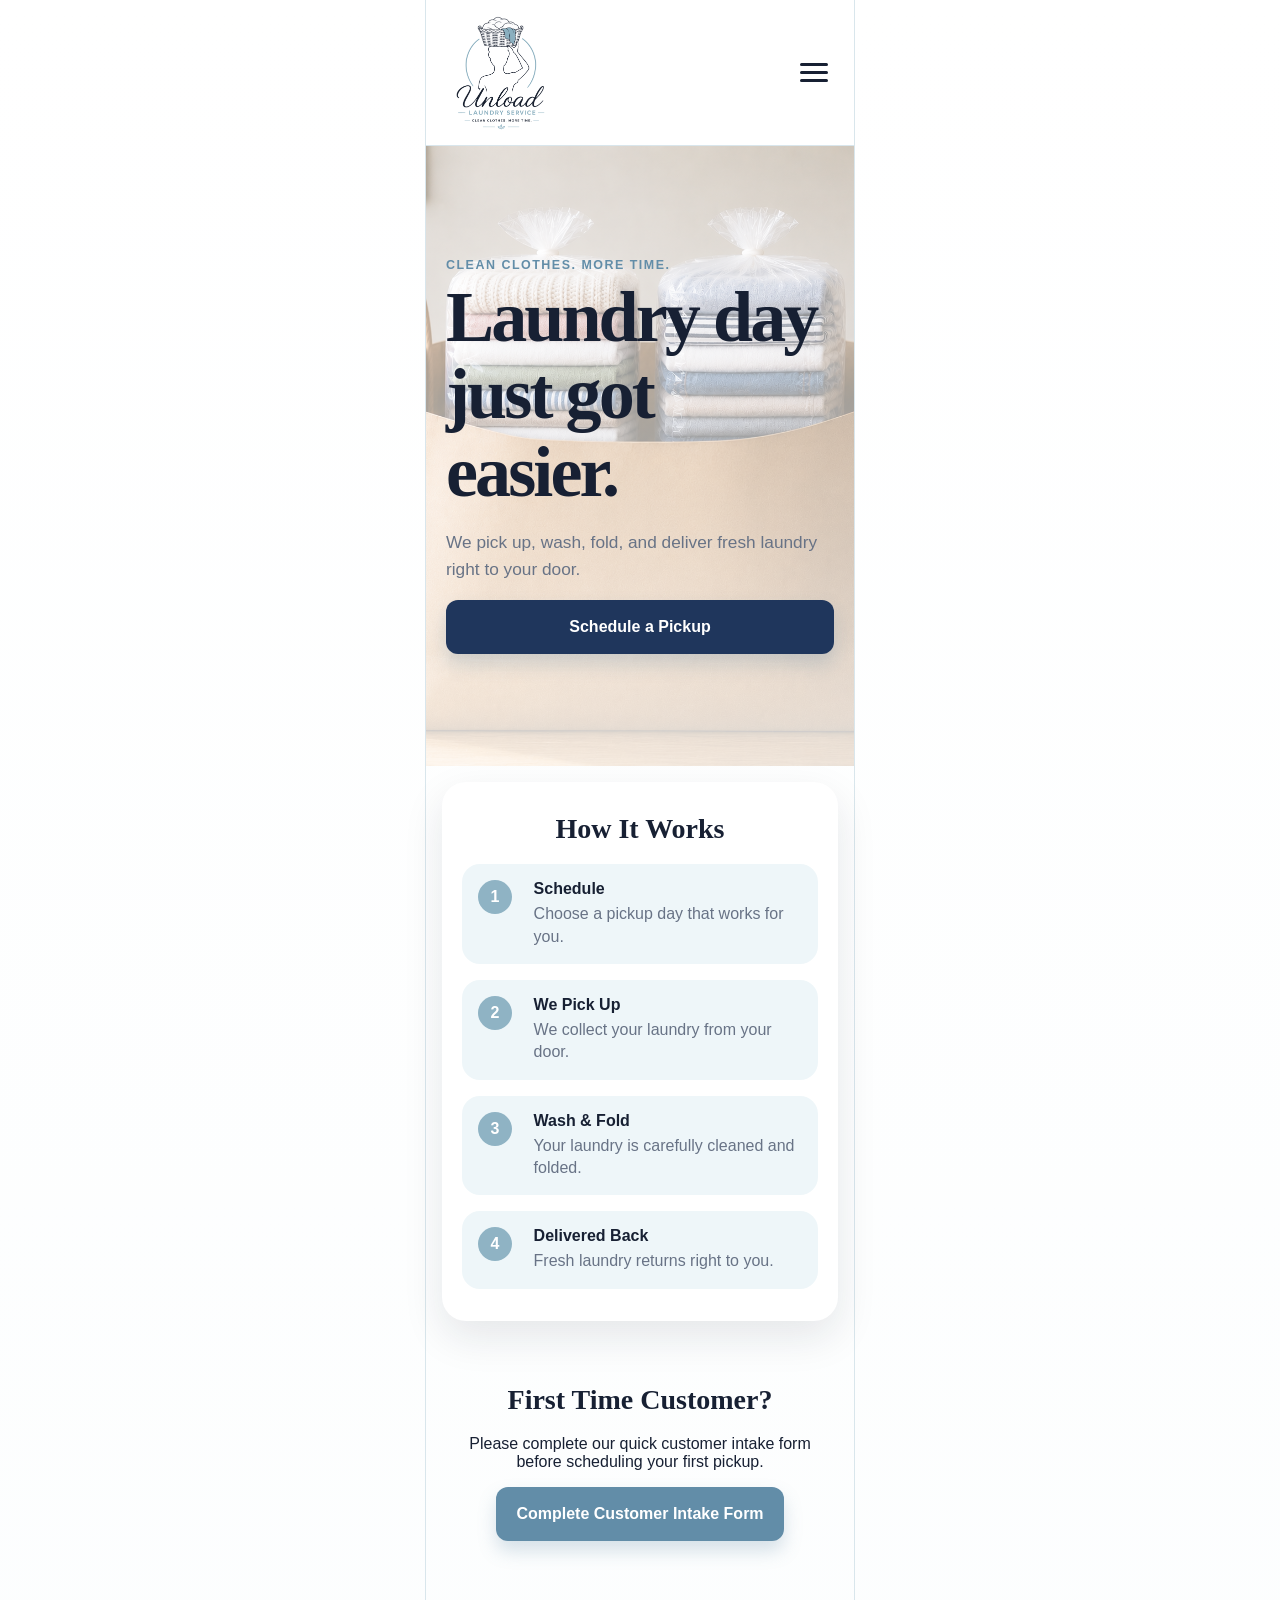
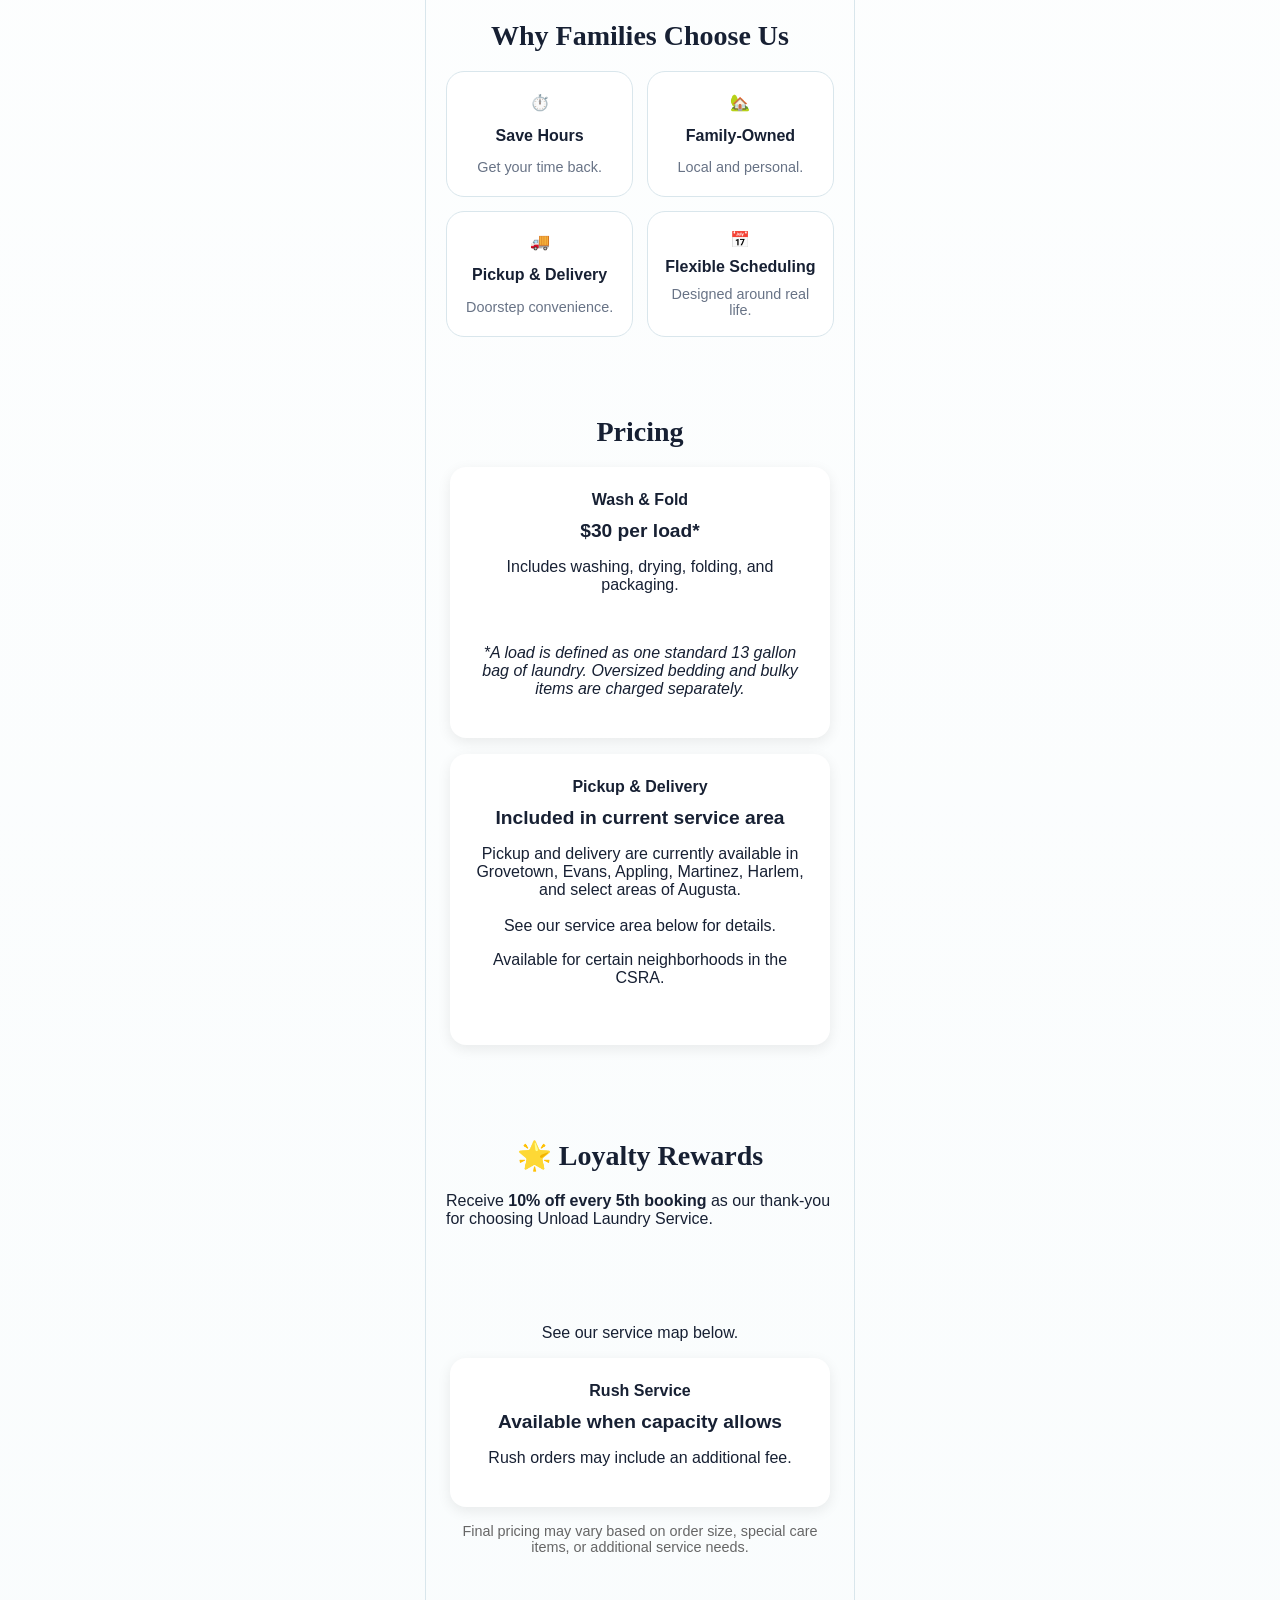
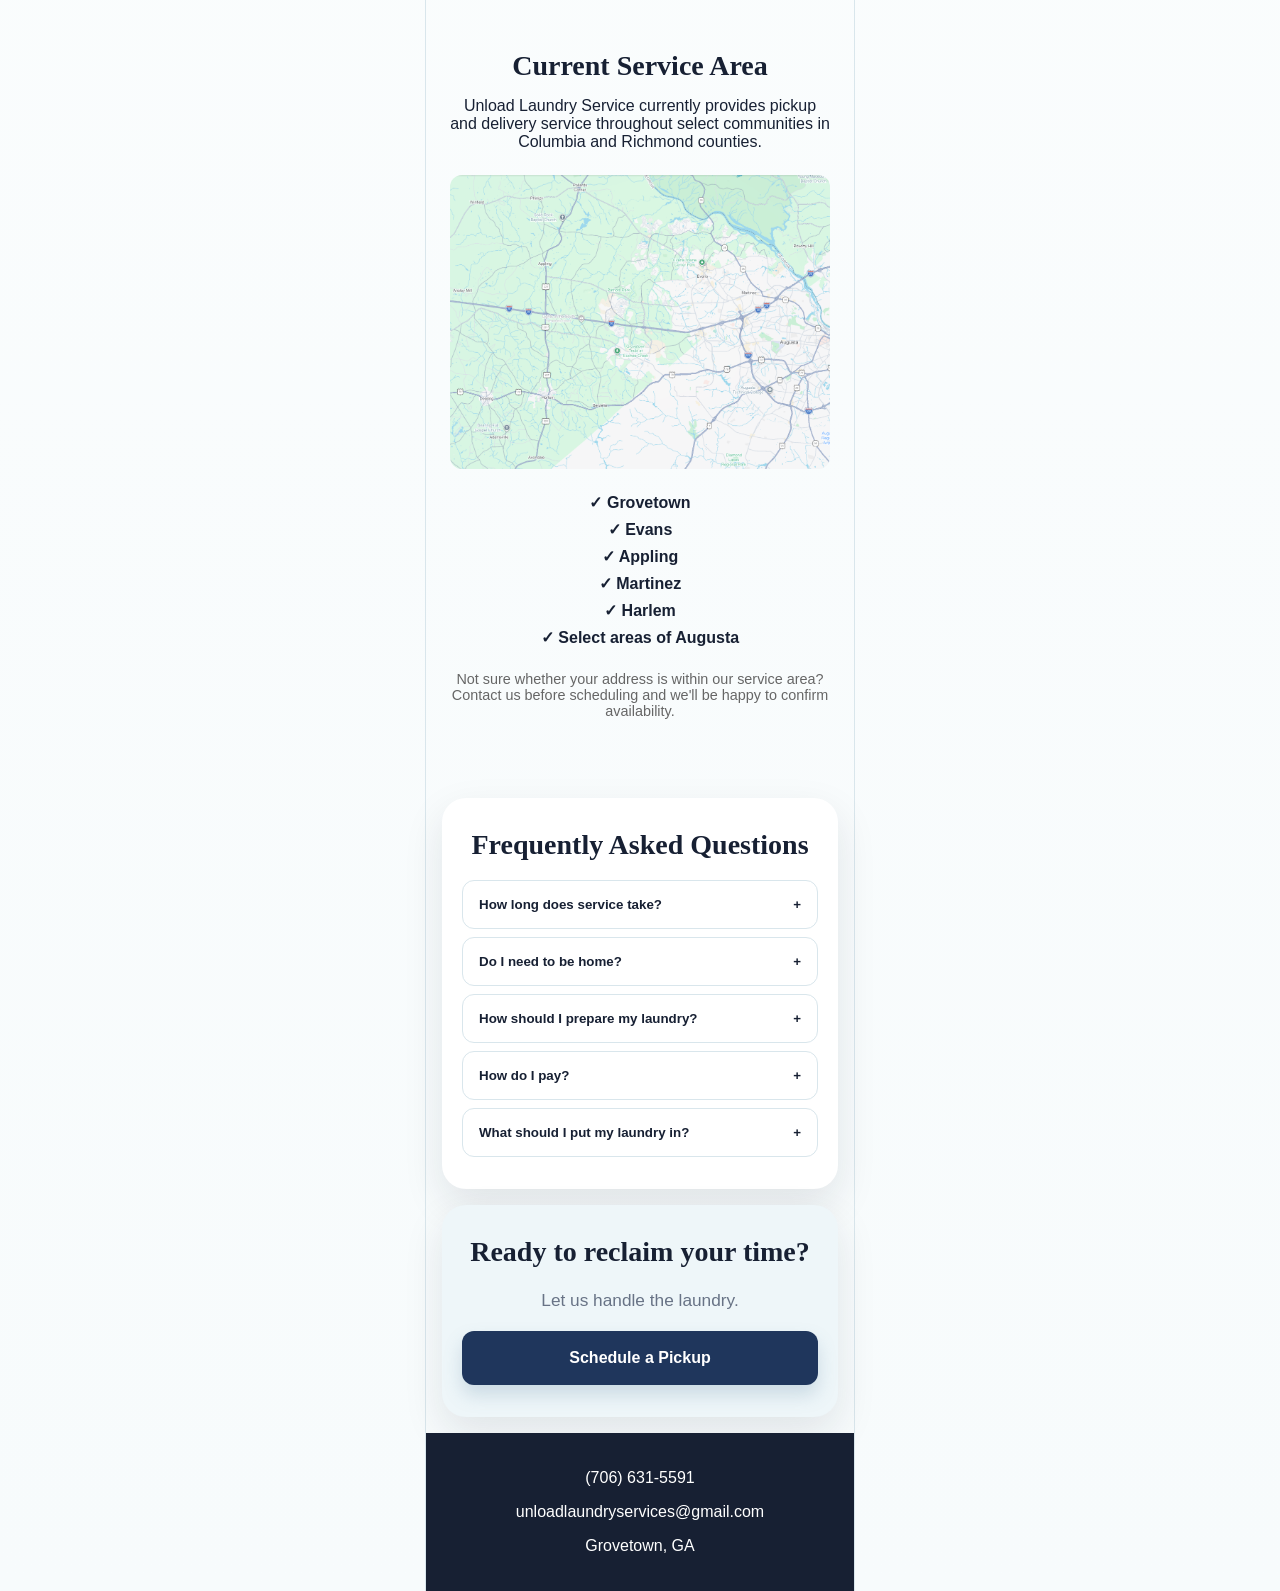
<file: index.html>
<!DOCTYPE html>
<html lang="en">
<head>
  <meta charset="UTF-8" />
  <meta name="viewport" content="width=device-width, initial-scale=1.0" />
  <title>Unload Laundry Service | Clean Clothes. More Time.</title>
  <meta name="description" content="Unload Laundry Service provides local wash, fold, pickup, and delivery laundry service for busy families." />
  <link rel="stylesheet" href="css/styles.css" />
</head>
<body>
  <header class="site-header">
    <a class="logo-link" href="#top" aria-label="Unload Laundry Service home">
      <img src="assets/images/logo1.png" alt="Unload Laundry Service logo" class="logo" />
    </a>

    <button class="menu-button" id="menuButton" aria-label="Open navigation menu" aria-expanded="false">
      <span></span><span></span><span></span>
    </button>

    <nav class="mobile-nav" id="mobileNav" aria-label="Main navigation">
      <a href="#how-it-works">How It Works</a>
	  <a href="#pricing">Pricing</a>
	  <a href="#service-area">Service Area</a>
      <a href="#faq">FAQ</a>
      <a href="#network">Join Our Network</a>
    </nav>
  </header>

  <main id="top">
   <section class="hero hero-with-image section-padding">
  <div class="hero-copy">
    <p class="eyebrow">Clean clothes. More time.</p>
    <h1>Laundry day just got easier.</h1>
    <p class="hero-text">We pick up, wash, fold, and deliver fresh laundry right to your door.</p>

    <a 
      href="https://calendar.app.google/YcyRDeaWaNhmXiSi7" 
      class="primary-button" 
      target="_blank" 
      rel="noopener noreferrer">
      Schedule a Pickup
    </a>
  </div>
</section>

    <section class="info-card section-padding" id="how-it-works">
      <h2>How It Works</h2>
      <div class="steps">
        <article class="step"><span>1</span><h3>Schedule</h3><p>Choose a pickup day that works for you.</p></article>
        <article class="step"><span>2</span><h3>We Pick Up</h3><p>We collect your laundry from your door.</p></article>
        <article class="step"><span>3</span><h3>Wash & Fold</h3><p>Your laundry is carefully cleaned and folded.</p></article>
        <article class="step"><span>4</span><h3>Delivered Back</h3><p>Fresh laundry returns right to you.</p></article>
      </div>
    </section>
<section class="new-customer">
    <h2>First Time Customer?</h2>
    <p>
        Please complete our quick customer intake form before scheduling your first pickup.
    </p>

    <a href="customer-intake.html"
       class="secondary-button"
       target="_blank"
       rel="noopener noreferrer">
        Complete Customer Intake Form
    </a>
</section>
    <section class="section-padding">
      <h2>Why Families Choose Us</h2>
      <div class="benefits-grid">
        <div>⏱️<strong>Save Hours</strong><span>Get your time back.</span></div>
        <div>🏡<strong>Family-Owned</strong><span>Local and personal.</span></div>
        <div>🚚<strong>Pickup & Delivery</strong><span>Doorstep convenience.</span></div>
        <div>📅<strong>Flexible Scheduling</strong><span>Designed around real life.</span></div>
      </div>
    </section>

<section id="pricing" class="pricing">
    <h2>Pricing</h2>

    <div class="pricing-card">
        <h3>Wash & Fold</h3>
        <p class="price">$30 per load*</p>
        <p>Includes washing, drying, folding, and packaging.</p>
		<br>
<p><i>*A load is defined as one standard 13 gallon bag of laundry. Oversized bedding and bulky items are charged separately.</i></p>
    </div>

    <div class="pricing-card">
        <h3>Pickup & Delivery</h3>
        <p class="price">Included in current service area</p>
<p>
    Pickup and delivery are currently available in Grovetown, Evans, Appling,
    Martinez, Harlem, and select areas of Augusta.
    <br><br>
    See our service area below for details.</p>
        <p>Available for certain neighborhoods in the CSRA.<br><br>

</section>

<section class="feature-card loyalty-card section-padding">
    <h2>🌟 Loyalty Rewards</h2>

    <p>
        Receive <strong>10% off every 5th booking</strong>
        as our thank-you for choosing Unload Laundry Service.
    </p>
</section>

<section class="service-area" id="service-area">
			
See our service map below.</p>

    </div>

    <div class="pricing-card">
        <h3>Rush Service</h3>
        <p class="price">Available when capacity allows</p>
        <p>Rush orders may include an additional fee.</p>
    </div>

    <p class="pricing-note">
        Final pricing may vary based on order size, special care items, or additional service needs.
    </p>
</section>

<section class="service-area" id="service-area">
    <h2>Current Service Area</h2>

    <p>
        Unload Laundry Service currently provides pickup and delivery service
        throughout select communities in Columbia and Richmond counties.
    </p>

    <img src="assets/images/servicearea.png"
         alt="Unload Laundry Service Area Map"
         class="service-area-map">

    <div class="service-neighborhoods">
        <p>✓ Grovetown</p>
        <p>✓ Evans</p>
        <p>✓ Appling</p>
        <p>✓ Martinez</p>
        <p>✓ Harlem</p>
        <p>✓ Select areas of Augusta</p>
    </div>

    <p class="service-note">
        Not sure whether your address is within our service area?
        Contact us before scheduling and we'll be happy to confirm availability.
    </p>
</section>

    <section class="info-card section-padding" id="faq">
      <h2>Frequently Asked Questions</h2>
      <div class="faq-list">
        <button class="faq-question">How long does service take?<span>+</span></button>
        <div class="faq-answer">Most orders are completed within 24 hours. Laundry picked up in the morning is typically returned the following day. Rush service may be available depending on scheduling and capacity.</div>
        <button class="faq-question">Do I need to be home?<span>+</span></button>
        <div class="faq-answer">Not necessarily. We can coordinate a safe pickup and drop-off location.</div>
	    <button class="faq-question">How should I prepare my laundry?<span>+</span></button>
	    <div class="faq-answer">
        Unload Laundry Service washes laundry as it is received and does not sort items by color or fabric type. If you would like delicate items, lights, darks, or whites washed separately, please place them in separate bags and let us know when scheduling your pickup. <br><br>
        <a href="customer-guidelines.html">View our complete Customer Guidelines →</a>
        </div>
        <button class="faq-question">How do I pay?<span>+</span></button>
        <div class="faq-answer">Payment is due when your laundry is returned. We accept major credit and debit cards, as well as electronic payment methods through our secure business payment account. Payment instructions will be provided before delivery.
</div>
		<button class="faq-question">What should I put my laundry in?<span>+</span></button>
        <div class="faq-answer">For now, customers may use a trash bag or cloth laundry bag, so long as it's secure. We are exploring reusable laundry bags for future customers.</div>  
      </div>
    </section>
<!--
    <section class="network-card section-padding" id="network">
      <p class="eyebrow">Future growth</p>
      <h2>Want to earn some extra income?</h2>
      <p>Join our future pickup, delivery, or laundry provider network.</p>
      <a class="outline-button" href="mailto:unloadlaundryservices@gmail.com?subject=Join%20the%20Unload%20Network">Join Our Network</a>
    </section>
-->
    <section class="cta-card section-padding" id="schedule">
      <h2>Ready to reclaim your time?</h2>
      <p>Let us handle the laundry.</p>
     <a 
  href="https://calendar.app.google/YcyRDeaWaNhmXiSi7" 
  class="primary-button" 
  target="_blank" 
  rel="noopener noreferrer">
  Schedule a Pickup
</a>
    </section>
  </main>

  <footer class="site-footer">
    <p><a href="tel:+17066315591">(706) 631-5591</a></p>
    <p><a href="mailto:unloadlaundryservices@gmail.com">unloadlaundryservices@gmail.com</a></p>
    <p>Grovetown, GA</p>
  </footer>

  <script src="js/script.js"></script>
</body>
</html>
</file>
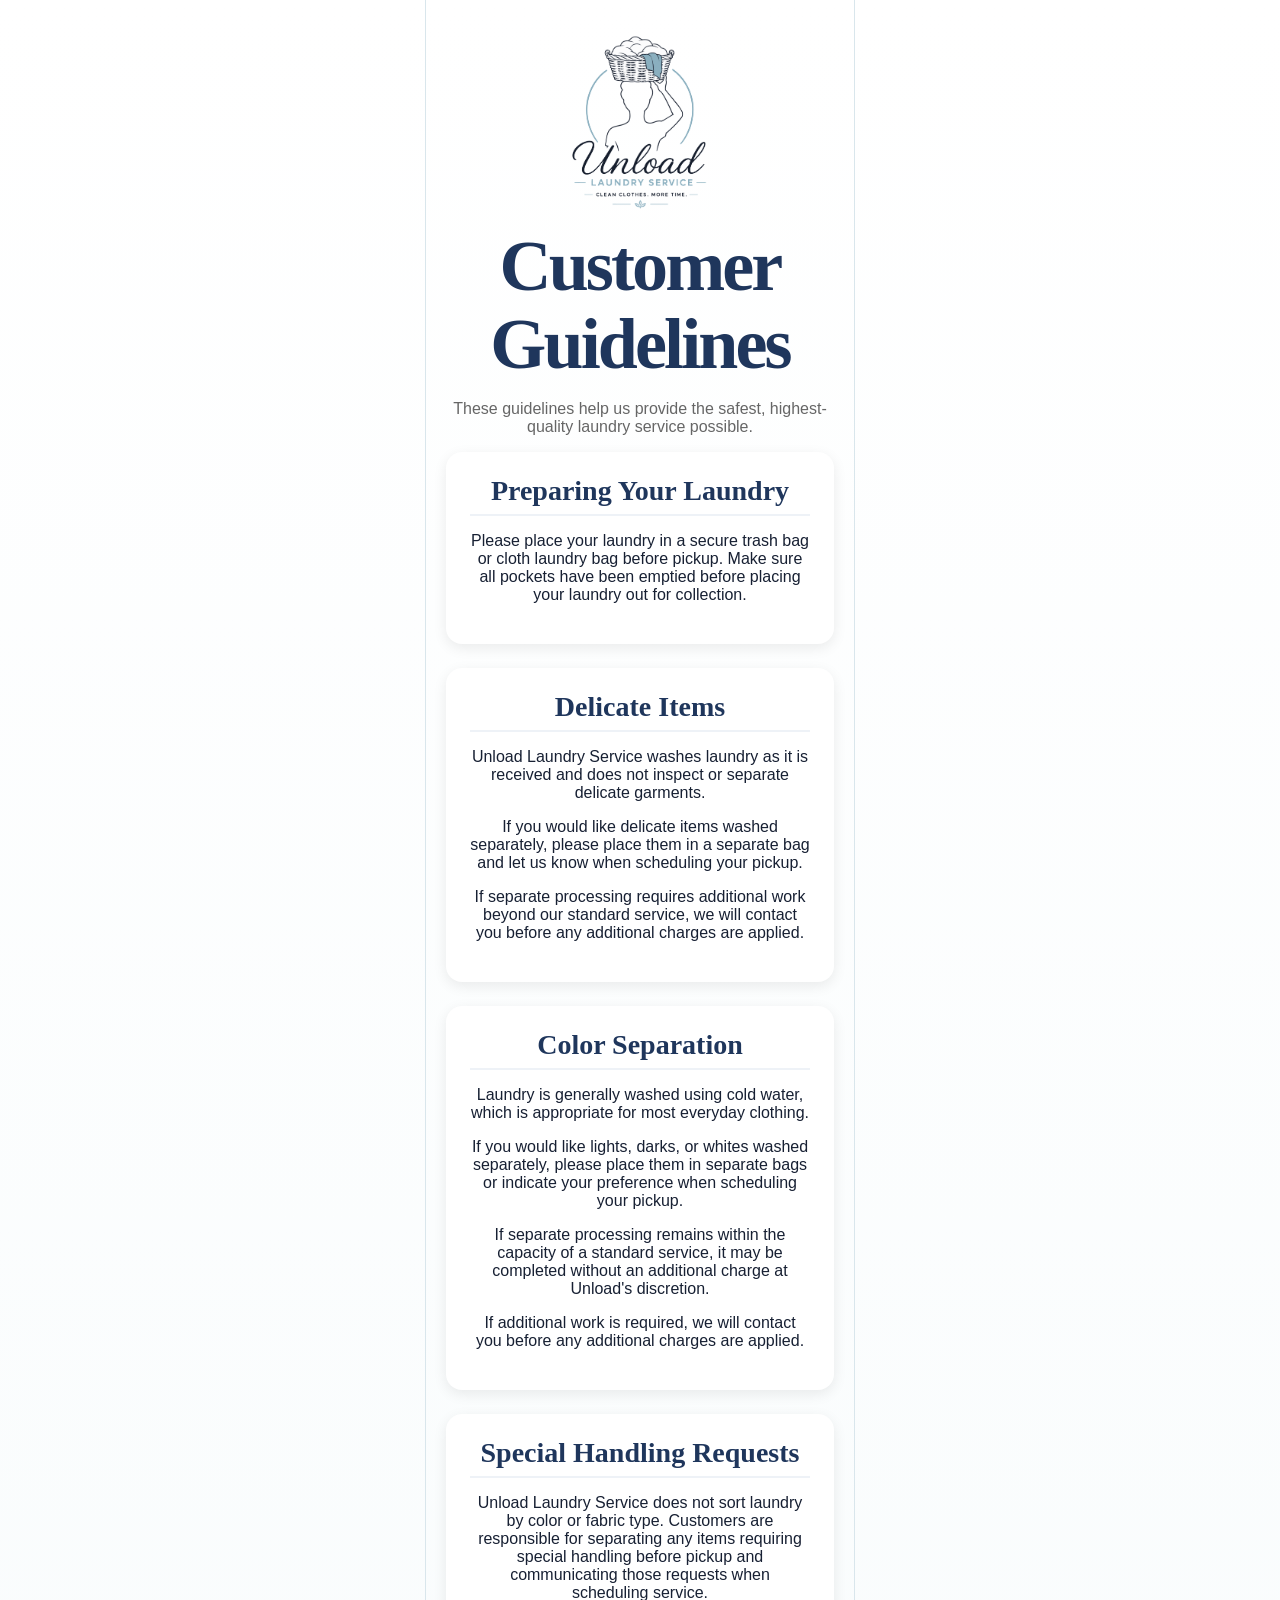
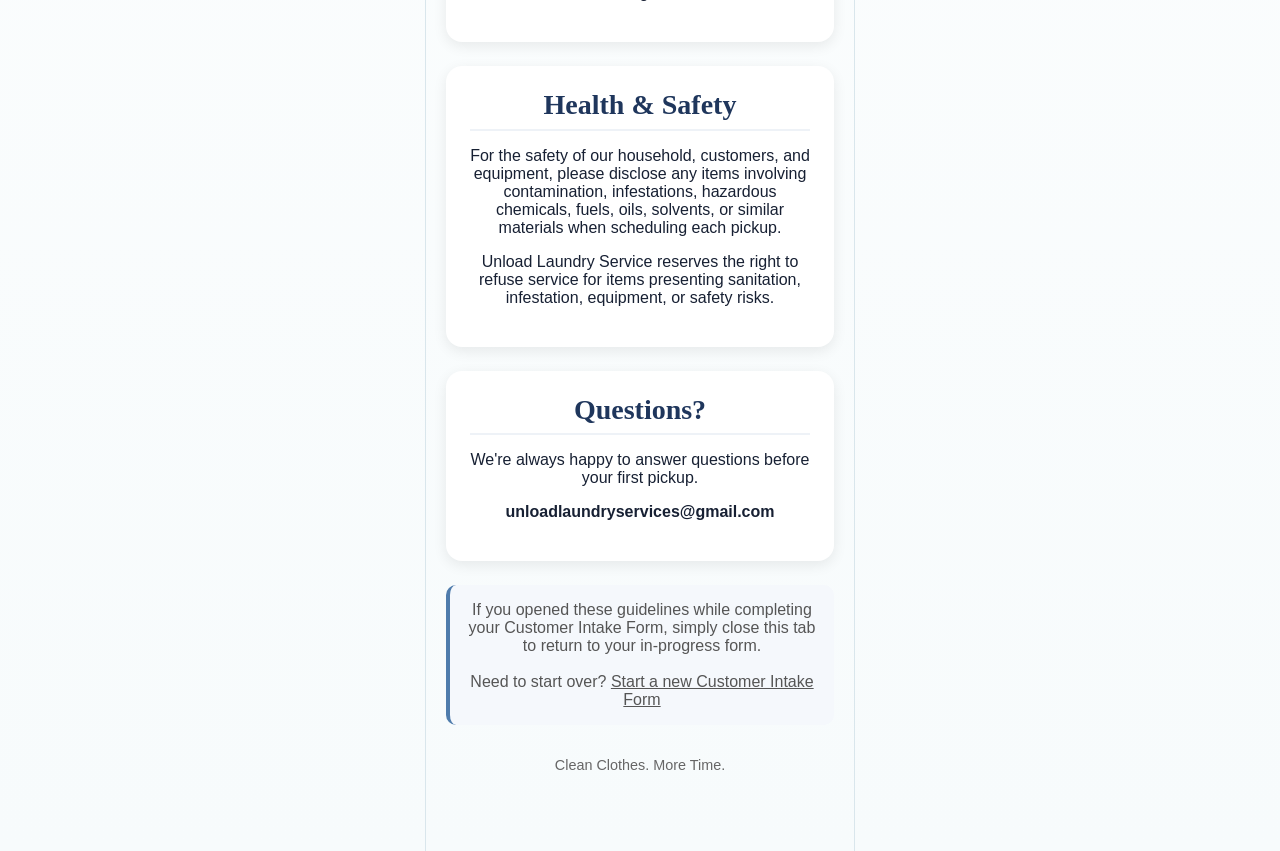
<file: customer-guidelines.html>
<!DOCTYPE html>

<html lang="en">

<head>

<meta charset="UTF-8">
<meta name="viewport" content="width=device-width, initial-scale=1.0">

<title>Customer Guidelines | Unload Laundry Service</title>

<link rel="stylesheet" href="css/styles.css">

</head>

<body>

<section class="form-container thank-you-container">

<img src="assets/images/logo1.png"
     alt="Unload Laundry Service Logo"
     class="form-logo">

<h1>Customer Guidelines</h1>

<p class="form-intro">
    These guidelines help us provide the safest, highest-quality laundry service possible.
</p>


<div class="form-section">

    <h2>Preparing Your Laundry</h2>

    <p>
        Please place your laundry in a secure trash bag or cloth laundry bag before pickup.
        Make sure all pockets have been emptied before placing your laundry out for collection.
    </p>

</div>


<div class="form-section">

    <h2>Delicate Items</h2>

    <p>
        Unload Laundry Service washes laundry as it is received and does not inspect or separate delicate garments.
    </p>

    <p>
        If you would like delicate items washed separately, please place them in a separate bag and let us know when scheduling your pickup.
    </p>

    <p>
        If separate processing requires additional work beyond our standard service, we will contact you before any additional charges are applied.
    </p>

</div>


<div class="form-section">

    <h2>Color Separation</h2>

    <p>
        Laundry is generally washed using cold water, which is appropriate for most everyday clothing.
    </p>

    <p>
        If you would like lights, darks, or whites washed separately, please place them in separate bags or indicate your preference when scheduling your pickup.
    </p>

    <p>
        If separate processing remains within the capacity of a standard service, it may be completed without an additional charge at Unload's discretion.
    </p>

    <p>
        If additional work is required, we will contact you before any additional charges are applied.
    </p>

</div>


<div class="form-section">

    <h2>Special Handling Requests</h2>

    <p>
        Unload Laundry Service does not sort laundry by color or fabric type.
        Customers are responsible for separating any items requiring special handling before pickup and communicating those requests when scheduling service.
    </p>

</div>


<div class="form-section">

    <h2>Health &amp; Safety</h2>

    <p>
        For the safety of our household, customers, and equipment, please disclose any items involving contamination, infestations, hazardous chemicals, fuels, oils, solvents, or similar materials when scheduling each pickup.
    </p>

    <p>
        Unload Laundry Service reserves the right to refuse service for items presenting sanitation, infestation, equipment, or safety risks.
    </p>

</div>


<div class="form-section">

    <h2>Questions?</h2>

    <p>
        We're always happy to answer questions before your first pickup.
    </p>

    <p>
        <strong>unloadlaundryservices@gmail.com</strong>
    </p>

</div>

<p class="form-note">

If you opened these guidelines while completing your Customer Intake Form, simply close this tab to return to your in-progress form.

<br><br>

Need to start over?

<a href="customer-intake.html">
Start a new Customer Intake Form
</a>

</p>

<p class="service-note">
    Clean Clothes. More Time.
</p>


</section>

</body>

</html>
</file>
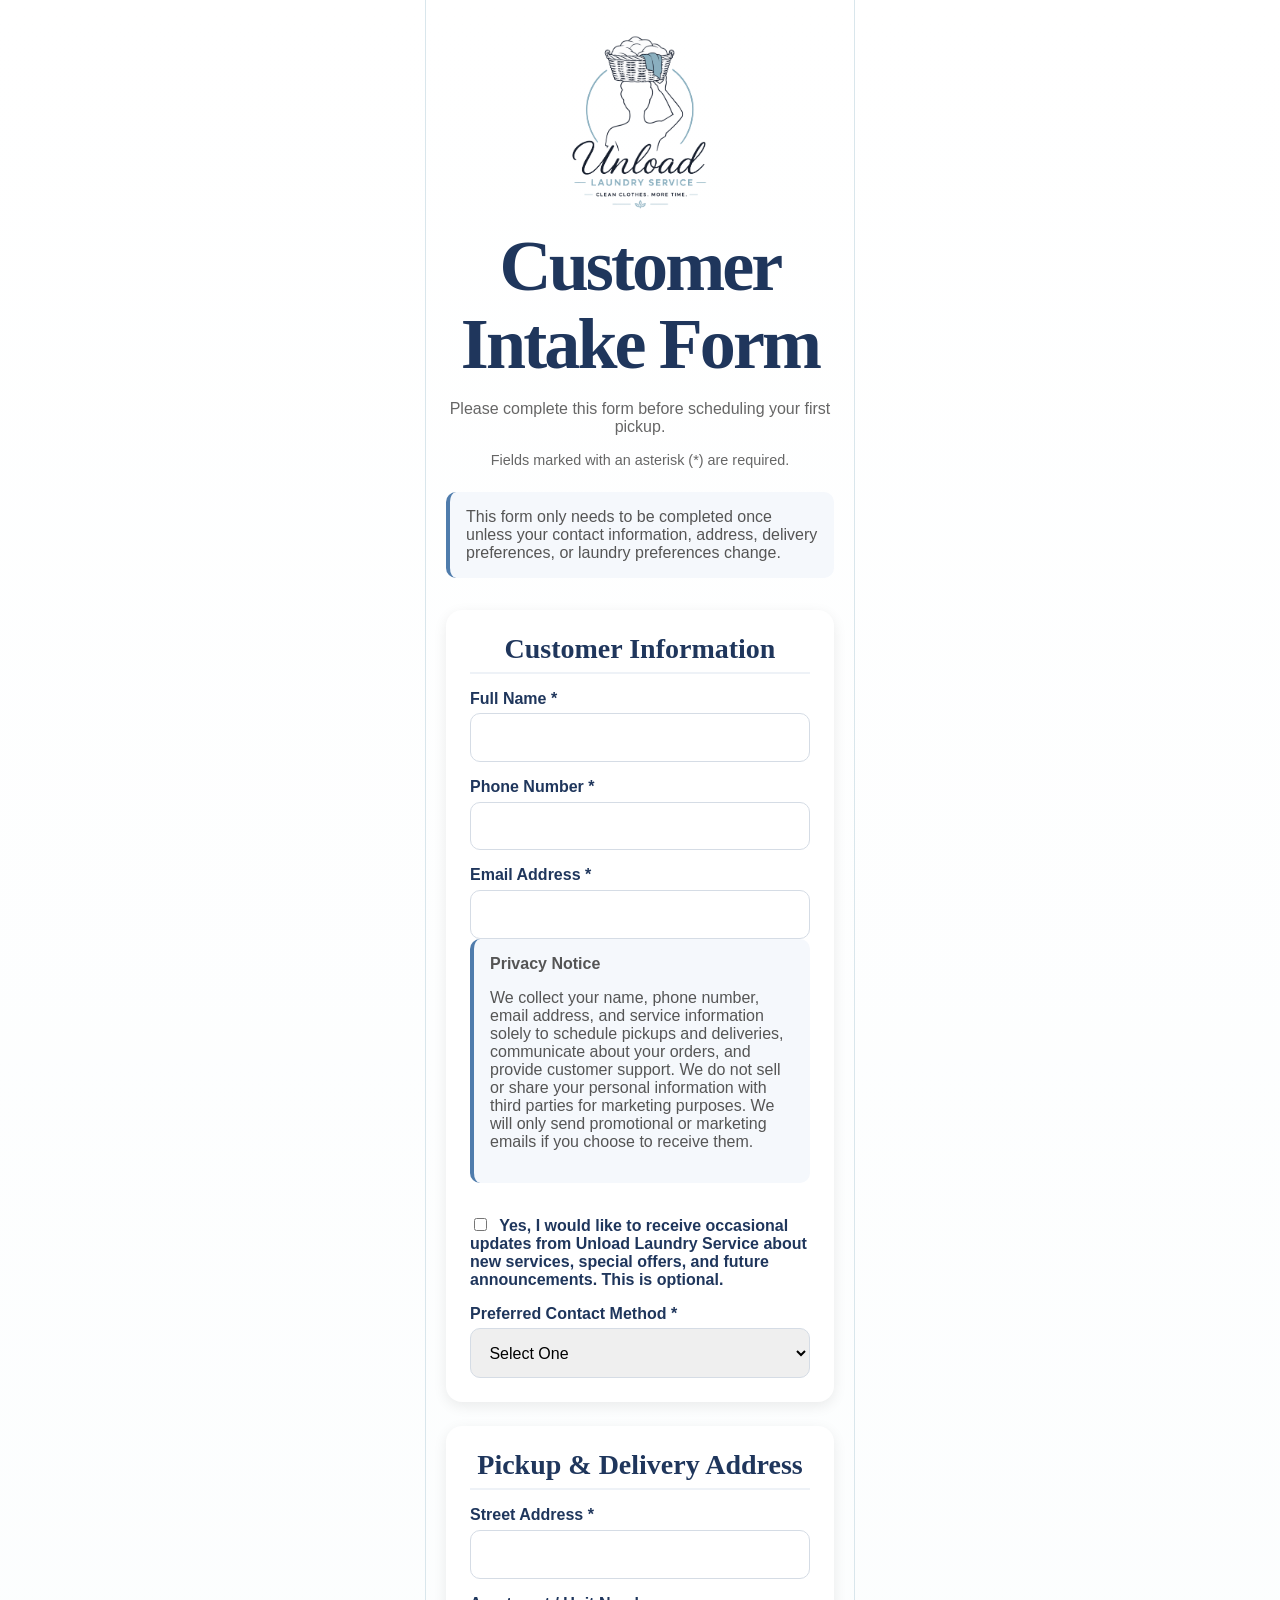
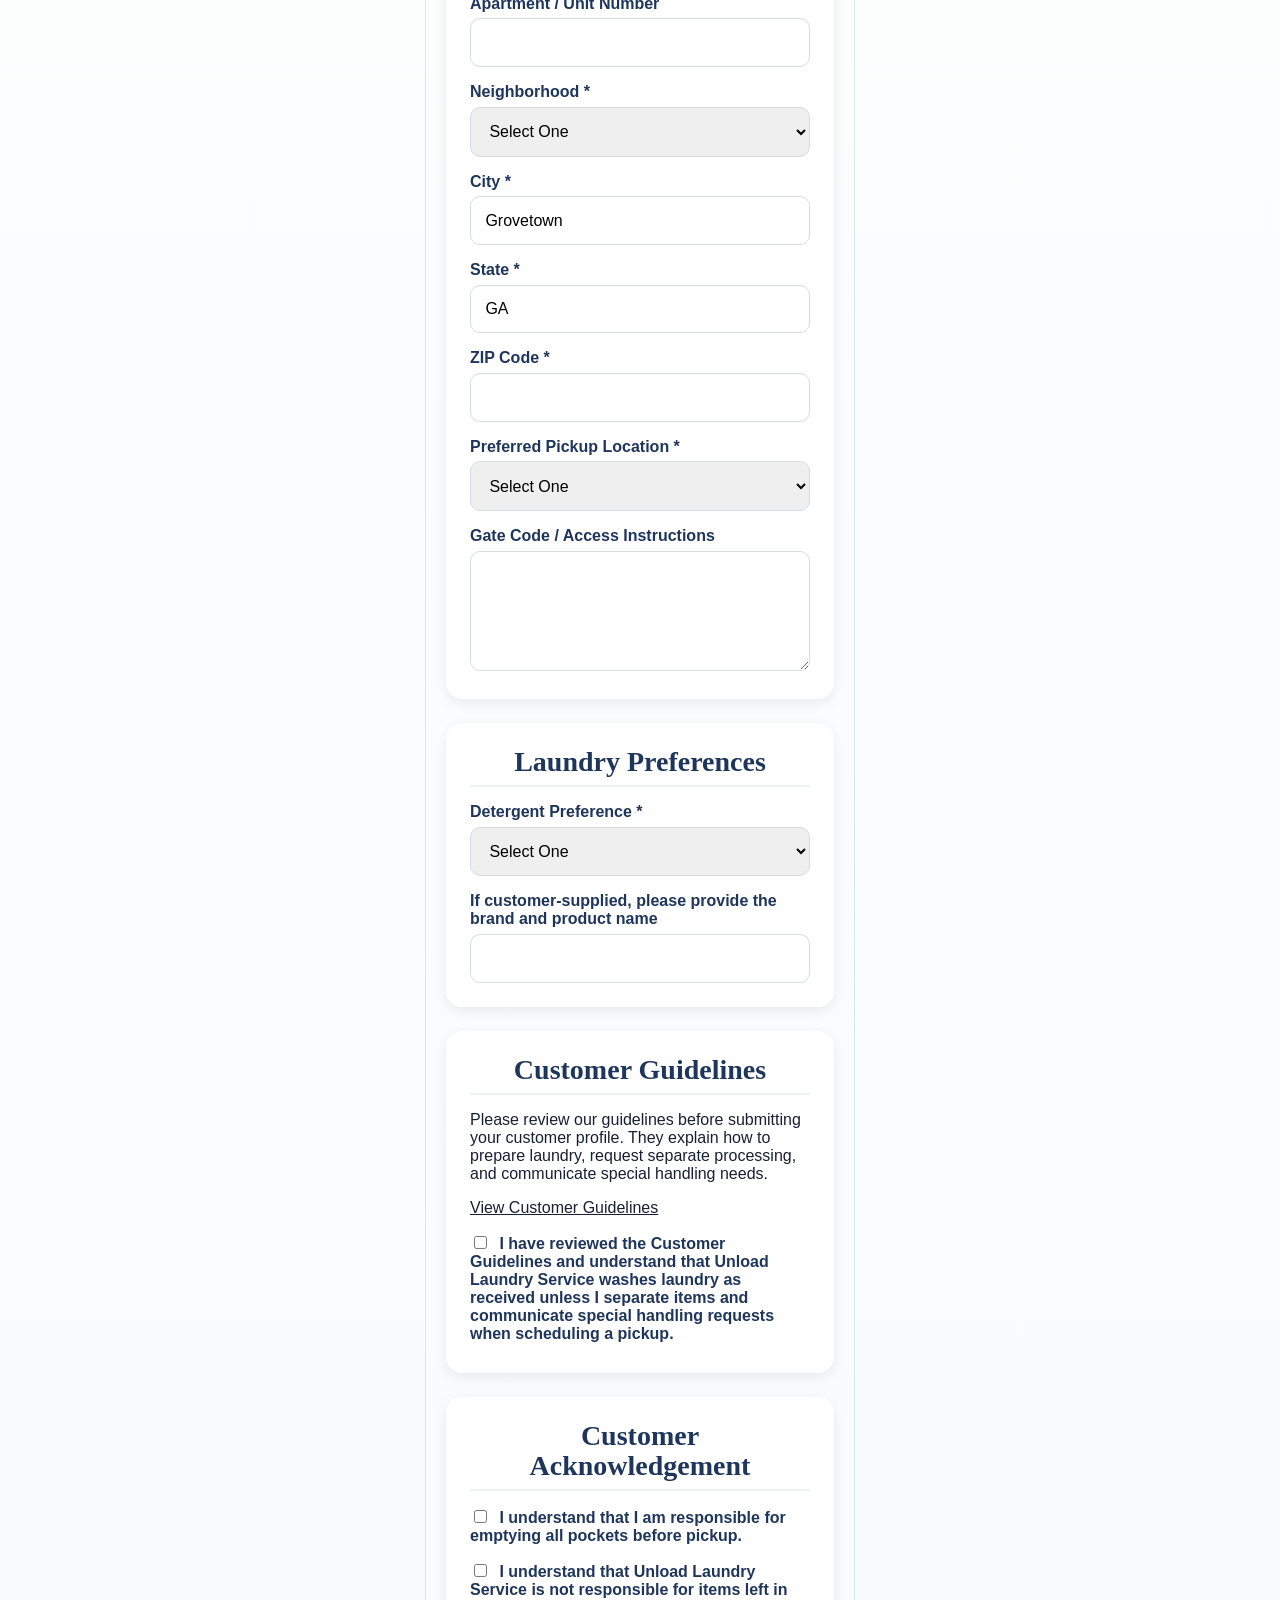
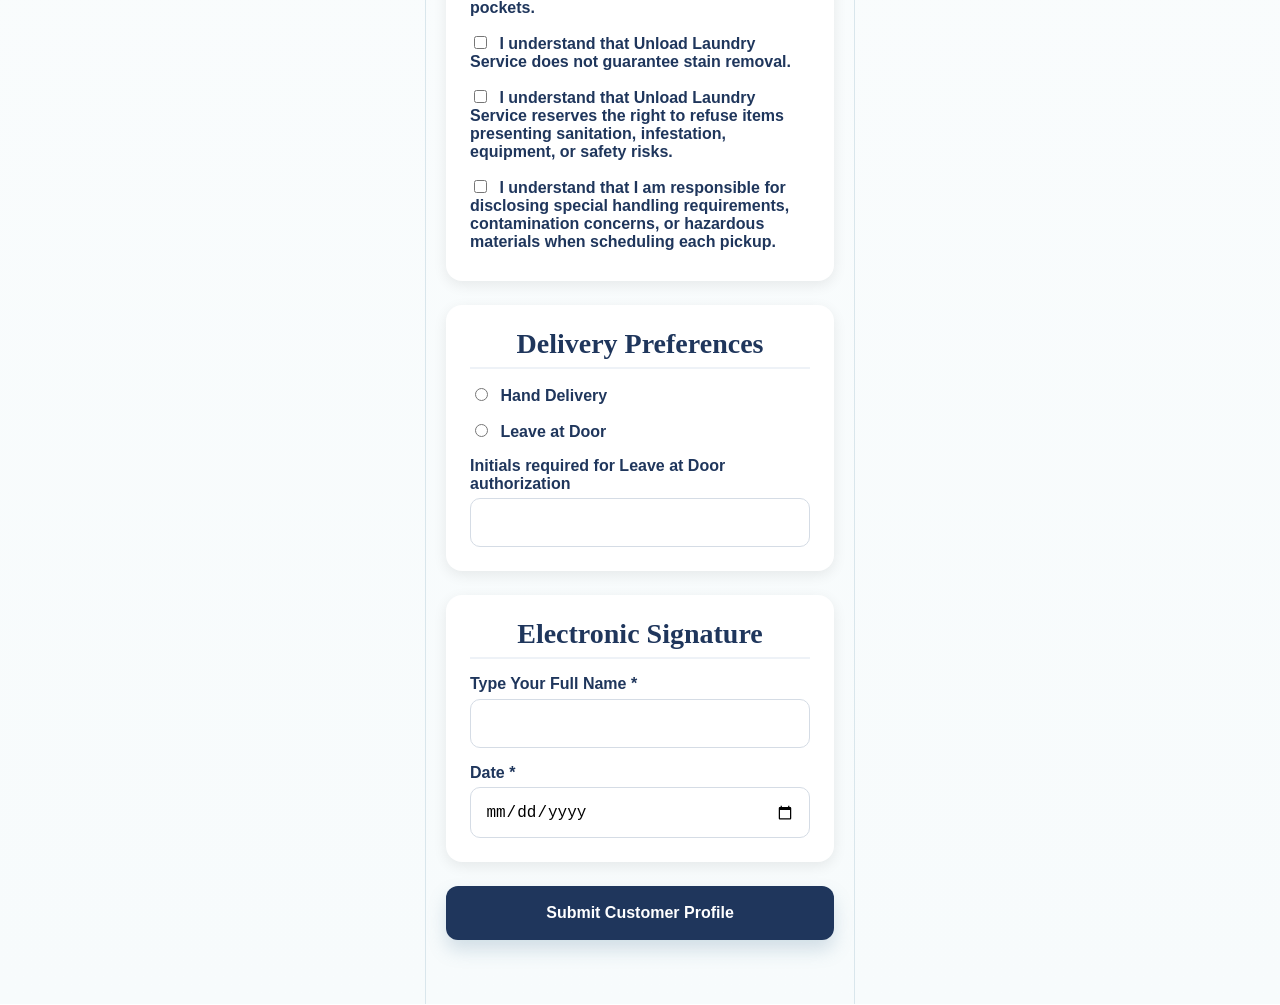
<file: customer-intake.html>
<!DOCTYPE html>

<html lang="en">

<head>
    <meta charset="UTF-8">
    <meta name="viewport" content="width=device-width, initial-scale=1.0">

<title>Customer Intake Form | Unload Laundry Service</title>

<link rel="stylesheet" href="css/styles.css">

</head>

<body>

<section class="form-container">

<img src="assets/images/logo1.png"
     alt="Unload Laundry Service Logo"
     class="form-logo">

<h1>Customer Intake Form</h1>

<p class="form-intro">
    Please complete this form before scheduling your first pickup.
</p>
<p class="required-note">
    Fields marked with an asterisk (*) are required.
</p>
<p class="form-note">
    This form only needs to be completed once unless your contact information,
    address, delivery preferences, or laundry preferences change.
</p>

<form action="https://formspree.io/f/xojznveo" method="POST">

    <input type="hidden"
           name="_subject"
           value="New Unload Customer Intake Form">

    <input type="hidden"
           name="_redirect"
           value="thank-you.html">


    <!-- CUSTOMER INFORMATION -->

    <div class="form-section">

        <h2>Customer Information</h2>

        <label for="customer-name">Full Name *</label>
        <input type="text"
               id="customer-name"
               name="Customer Name"
               autocomplete="name"
               required>

        <label for="phone-number">Phone Number *</label>
        <input type="tel"
               id="phone-number"
               name="Phone Number"
               autocomplete="tel"
               required>

        <label for="email-address">Email Address *</label>
			<input type="email"
			id="email-address"
			name="Email"
			autocomplete="email"
			required>

        <div class="form-note">

            <strong>Privacy Notice</strong>

            <p>
                We collect your name, phone number, email address, and service
                information solely to schedule pickups and deliveries,
                communicate about your orders, and provide customer support.
                We do not sell or share your personal information with third
                parties for marketing purposes. We will only send promotional
                or marketing emails if you choose to receive them.
            </p>

        </div>

        <label class="checkbox-label">
            <input type="checkbox"
                   name="Marketing Consent"
                   value="Yes">

            Yes, I would like to receive occasional updates from Unload
            Laundry Service about new services, special offers, and future
            announcements. This is optional.
        </label>

        <label for="contact-method">Preferred Contact Method *</label>

        <select id="contact-method"
                name="Preferred Contact Method"
                required>

            <option value="">Select One</option>
            <option value="Phone Call">Phone Call</option>
            <option value="Text Message">Text Message</option>
            <option value="Email">Email</option>

        </select>

    </div>


    <!-- ADDRESS -->

    <div class="form-section">

        <h2>Pickup &amp; Delivery Address</h2>

        <label for="street-address">Street Address *</label>
        <input type="text"
               id="street-address"
               name="Street Address"
               autocomplete="street-address"
               required>

        <label for="unit-number">Apartment / Unit Number</label>
        <input type="text"
               id="unit-number"
               name="Unit"
               autocomplete="address-line2">

        <label for="neighborhood">Neighborhood *</label>

        <select id="neighborhood"
                name="Neighborhood"
                required>

            <option value="">Select One</option>
            <option value="Canterbury Farms">Canterbury Farms</option>
            <option value="Hidden Creek">Hidden Creek</option>
            <option value="Kelarie">Kelarie</option>
            <option value="Chastain Place">Chastain Place</option>
            <option value="Indian Springs">Indian Springs</option>
            <option value="Tillery Park">Tillery Park</option>
            <option value="Other">Other</option>

        </select>

        <label for="city">City *</label>
        <input type="text"
               id="city"
               name="City"
               value="Grovetown"
               autocomplete="address-level2"
               required>

        <label for="state">State *</label>
        <input type="text"
               id="state"
               name="State"
               value="GA"
               autocomplete="address-level1"
               required>

        <label for="zip-code">ZIP Code *</label>
        <input type="text"
               id="zip-code"
               name="ZIP Code"
               inputmode="numeric"
               autocomplete="postal-code"
               required>

        <label for="pickup-location">
            Preferred Pickup Location *
        </label>

        <select id="pickup-location"
                name="Pickup Location"
                required>

            <option value="">Select One</option>
            <option value="Front Door">Front Door</option>
            <option value="Garage">Garage</option>
            <option value="Porch">Porch</option>
            <option value="Other">Other</option>

        </select>

        <label for="access-instructions">
            Gate Code / Access Instructions
        </label>

        <textarea id="access-instructions"
                  name="Gate Code or Access Instructions"></textarea>

    </div>


    <!-- LAUNDRY PREFERENCES -->

    <div class="form-section">

        <h2>Laundry Preferences</h2>

        <label for="detergent-preference">
            Detergent Preference *
        </label>

        <select id="detergent-preference"
                name="Detergent Preference"
                required>

            <option value="">Select One</option>
            <option value="Unload Standard HE Detergent">
                Unload Standard HE Detergent
            </option>
            <option value="Unload Free and Clear HE Detergent">
                Unload Free &amp; Clear HE Detergent
            </option>
            <option value="Customer Supplied Detergent">
                Customer-Supplied Detergent
            </option>

        </select>

        <label for="customer-detergent">
            If customer-supplied, please provide the brand and product name
        </label>

        <input type="text"
               id="customer-detergent"
               name="Customer Supplied Detergent">

    </div>


    <!-- CUSTOMER GUIDELINES -->

    <div class="form-section">

        <h2>Customer Guidelines</h2>

        <p>
            Please review our guidelines before submitting your customer
            profile. They explain how to prepare laundry, request separate
            processing, and communicate special handling needs.
        </p>

        <p>
            <a href="customer-guidelines.html"
               target="_blank"
               rel="noopener noreferrer">
                View Customer Guidelines
            </a>
        </p>

        <label class="checkbox-label">
            <input type="checkbox"
                   name="Customer Guidelines Reviewed"
                   value="Yes"
                   required>

            I have reviewed the Customer Guidelines and understand that
            Unload Laundry Service washes laundry as received unless I
            separate items and communicate special handling requests when
            scheduling a pickup.
        </label>

    </div>


    <!-- CUSTOMER ACKNOWLEDGEMENT -->

    <div class="form-section">

        <h2>Customer Acknowledgement</h2>

        <label class="checkbox-label">
            <input type="checkbox"
                   name="Pockets Emptied Acknowledgement"
                   value="Yes"
                   required>

            I understand that I am responsible for emptying all pockets
            before pickup.
        </label>

        <label class="checkbox-label">
            <input type="checkbox"
                   name="Pocket Item Liability Acknowledgement"
                   value="Yes"
                   required>

            I understand that Unload Laundry Service is not responsible for
            items left in pockets.
        </label>

        <label class="checkbox-label">
            <input type="checkbox"
                   name="Stain Removal Acknowledgement"
                   value="Yes"
                   required>

            I understand that Unload Laundry Service does not guarantee stain
            removal.
        </label>

        <label class="checkbox-label">
            <input type="checkbox"
                   name="Right to Refuse Acknowledgement"
                   value="Yes"
                   required>

            I understand that Unload Laundry Service reserves the right to
            refuse items presenting sanitation, infestation, equipment, or
            safety risks.
        </label>

        <label class="checkbox-label">
            <input type="checkbox"
                   name="Scheduling Disclosure Acknowledgement"
                   value="Yes"
                   required>

            I understand that I am responsible for disclosing special
            handling requirements, contamination concerns, or hazardous
            materials when scheduling each pickup.
        </label>

    </div>


    <!-- DELIVERY PREFERENCES -->

    <div class="form-section">

        <h2>Delivery Preferences</h2>

        <label class="radio-label">
            <input type="radio"
                   name="Delivery Method"
                   value="Hand Delivery"
                   required>

            Hand Delivery
        </label>

        <label class="radio-label">
            <input type="radio"
                   name="Delivery Method"
                   value="Leave at Door">

            Leave at Door
        </label>

        <label for="delivery-initials">
            Initials required for Leave at Door authorization
        </label>

        <input type="text"
               id="delivery-initials"
               name="Delivery Initials"
               maxlength="6">

    </div>


    <!-- ELECTRONIC SIGNATURE -->

    <div class="form-section">

        <h2>Electronic Signature</h2>

        <label for="electronic-signature">
            Type Your Full Name *
        </label>

        <input type="text"
               id="electronic-signature"
               name="Electronic Signature"
               autocomplete="name"
               required>

        <label for="signature-date">Date *</label>

        <input type="date"
               id="signature-date"
               name="Signature Date"
               required>

    </div>

    <button type="submit" class="primary-button">
        Submit Customer Profile
    </button>

</form>

</section>

</body>
</html>
</file>
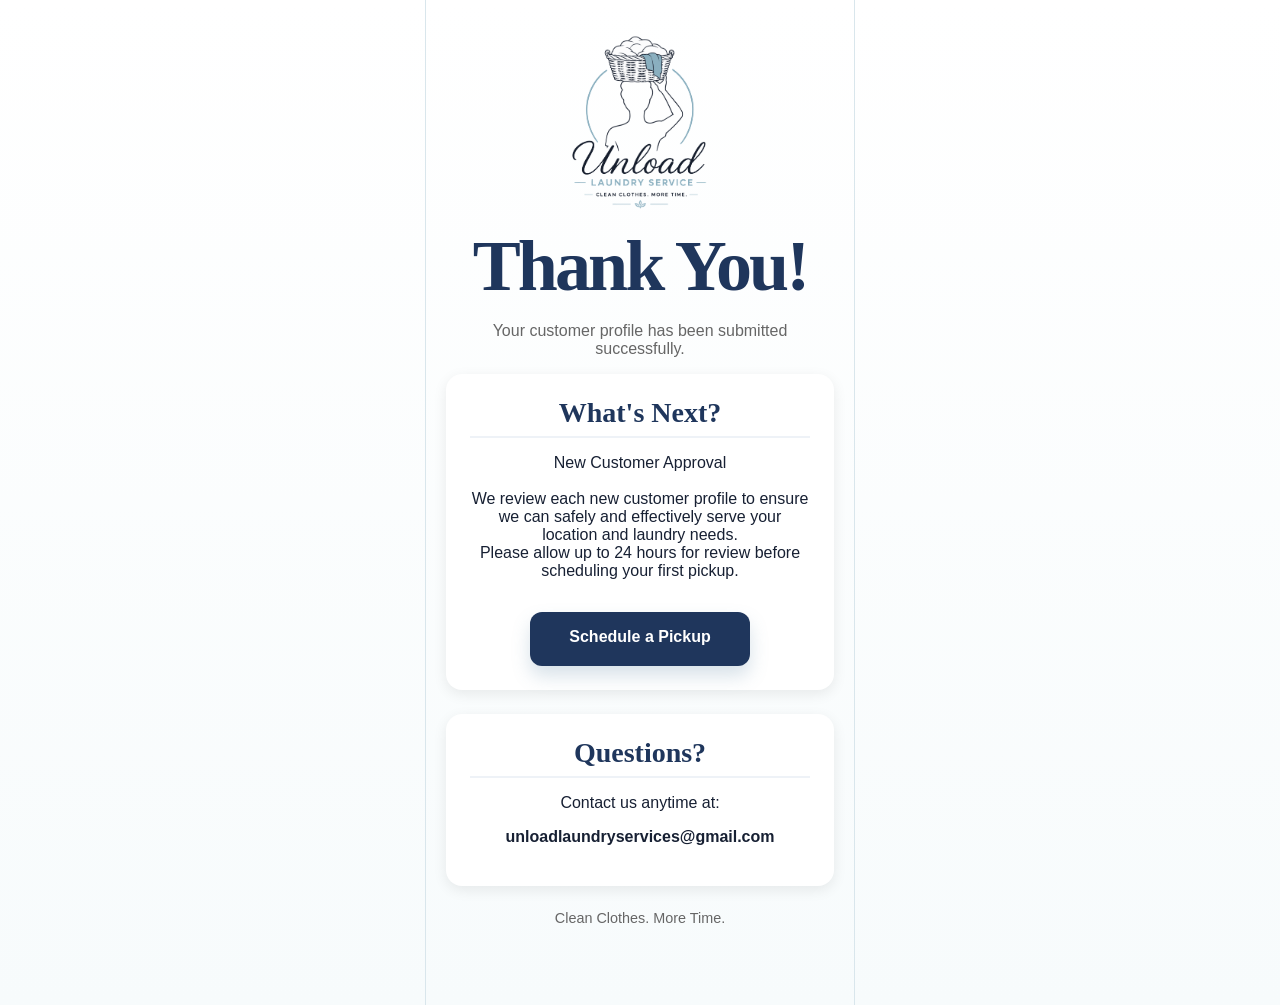
<file: thank-you.html>
<!DOCTYPE html>

<html lang="en">
<head>
    <meta charset="UTF-8">
    <meta name="viewport" content="width=device-width, initial-scale=1.0">
    <title>Thank You | Unload Laundry Service</title>


<link rel="stylesheet" href="css/styles.css">


</head>

<body>

<section class="form-container thank-you-container">


<img src="assets/images/logo1.png"
     alt="Unload Laundry Service Logo"
     class="form-logo">

<h1>Thank You!</h1>

<p class="form-intro">
    Your customer profile has been submitted successfully.
</p>

<div class="form-section">

    <h2>What's Next?</h2>

    <p>
        New Customer Approval<br><br>


We review each new customer profile to ensure we can safely and effectively serve your location and laundry needs.
<br>

Please allow up to 24 hours for review before scheduling your first pickup.
    </p>

    <a href="https://calendar.app.google/YcyRDeaWaNhmXiSi7"
       class="primary-button"
       target="_blank"
       rel="noopener noreferrer">
        Schedule a Pickup
    </a>

</div>

<div class="form-section">

    <h2>Questions?</h2>

    <p>
        Contact us anytime at:
    </p>

    <p>
        <strong>unloadlaundryservices@gmail.com</strong>
    </p>

</div>

<p class="service-note">
    Clean Clothes. More Time.
</p>


</section>

</body>
</html>
</file>
<file: css/styles.css>
:root {
  --ink: #172033;
  --soft-blue: #8fb3c4;
  --blue: #628da8;
  --pale-blue: #eef6f9;
  --white: #ffffff;
  --muted: #687386;
  --line: #d9e6ec;
  --shadow: 0 16px 40px rgba(23, 32, 51, 0.10);
  --radius: 24px;
}

* { box-sizing: border-box; }
html { scroll-behavior: smooth; }
body {
  margin: 0;
  font-family: Arial, Helvetica, sans-serif;
  color: var(--ink);
  background: linear-gradient(180deg, #ffffff 0%, #f7fbfc 100%);
}

a { color: inherit; }
.section-padding { padding: 2rem 1.25rem; }

.site-header {
  position: sticky;
  top: 0;
  z-index: 10;
  display: flex;
  align-items: center;
  justify-content: space-between;
  padding: 0.85rem 1rem;
  background: rgba(255, 255, 255, 0.95);
  backdrop-filter: blur(12px);
  border-bottom: 1px solid var(--line);
}
.logo { width: 118px; height: auto; display: block; }
.menu-button {
  width: 44px;
  height: 44px;
  border: 0;
  background: transparent;
  display: grid;
  gap: 5px;
  align-content: center;
  cursor: pointer;
}
.menu-button span {
  display: block;
  width: 28px;
  height: 3px;
  background: var(--ink);
  border-radius: 999px;
}
.mobile-nav {
  display: none;
  position: absolute;
  left: 1rem;
  right: 1rem;
  top: 100%;
  padding: 1rem;
  background: var(--white);
  border: 1px solid var(--line);
  border-radius: 18px;
  box-shadow: var(--shadow);
}
.mobile-nav.open { display: grid; }
.mobile-nav a {
  padding: 0.85rem;
  text-decoration: none;
  border-bottom: 1px solid var(--line);
}
.mobile-nav a:last-child { border-bottom: 0; }

.hero {
  display: grid;
  gap: 1.25rem;
}
.eyebrow {
  margin: 0 0 0.4rem;
  color: var(--blue);
  text-transform: uppercase;
  letter-spacing: 0.12em;
  font-size: 0.78rem;
  font-weight: 800;
}
h1, h2, h3 { margin: 0; line-height: 1.08; }
h1 {
  font-family: Georgia, 'Times New Roman', serif;
  font-size: clamp(2.4rem, 13vw, 4.5rem);
  letter-spacing: -0.04em;
}
h2 {
  font-family: Georgia, 'Times New Roman', serif;
  font-size: 1.75rem;
  text-align: center;
  margin-bottom: 1.25rem;
}
h3 { font-size: 1rem; }
.hero-text, .section-intro, .cta-card p, .network-card p {
  color: var(--muted);
  font-size: 1.08rem;
  line-height: 1.55;
}
.primary-button, .secondary-button, .outline-button {
  display: inline-flex;
  align-items: center;
  justify-content: center;
  min-height: 54px;
  padding: 0 1.25rem;
  border-radius: 12px;
  font-weight: 800;
  text-decoration: none;
}
.primary-button, .secondary-button {
  color: var(--white);
  background: var(--blue);
  box-shadow: 0 10px 18px rgba(98, 141, 168, 0.25);
}
.outline-button {
  border: 2px solid var(--white);
  color: var(--white);
}
.hero-card, .info-card, .cta-card, .network-card {
  border-radius: var(--radius);
  box-shadow: var(--shadow);
}
.hero-card {
  padding: 1.25rem;
  background: var(--pale-blue);
  text-align: center;
}

.hero-with-image {
  position: relative;
  min-height: 620px;
  background-image:
    linear-gradient(rgba(255,255,255,0.45), rgba(255,255,255,0.82)),
    url("../assets/images/image1.png");
  background-size: cover;
  background-position: center 30%;
  display: flex;
  align-items: center;
}

.hero-with-image .hero-copy {
  position: relative;
  z-index: 2;
  max-width: 620px;
}

.hero-with-image .hero-card {
  display: none;
}

@media (max-width: 768px) {
  .hero-with-image {
    min-height: 480px;
    background-position: center top;
    align-items: flex-start;
    padding-top: 3rem;
  }
}

.basket-visual { font-size: 5rem; }
.info-card { background: var(--white); margin: 1rem; }
.steps { display: grid; gap: 1rem; }
.step {
  display: grid;
  grid-template-columns: 42px 1fr;
  gap: 0 0.85rem;
  align-items: start;
  padding: 1rem;
  background: var(--pale-blue);
  border-radius: 18px;
}
.step span {
  grid-row: span 2;
  width: 34px;
  height: 34px;
  display: grid;
  place-items: center;
  border-radius: 50%;
  background: var(--soft-blue);
  color: var(--white);
  font-weight: 800;
}
.step p { margin: 0.35rem 0 0; color: var(--muted); line-height: 1.4; }
.benefits-grid {
  display: grid;
  grid-template-columns: repeat(2, 1fr);
  gap: 0.85rem;
}
.benefits-grid div {
  min-height: 126px;
  padding: 1rem;
  display: grid;
  gap: 0.35rem;
  place-items: center;
  text-align: center;
  background: var(--white);
  border: 1px solid var(--line);
  border-radius: 18px;
}
.benefits-grid span { color: var(--muted); font-size: 0.9rem; }
.pricing-list { display: grid; gap: 0.75rem; }
.pricing-list div {
  display: flex;
  justify-content: space-between;
  padding: 1rem;
  border: 1px solid var(--line);
  border-radius: 16px;
}
.small-note { color: var(--muted); font-size: 0.85rem; }
.map-placeholder {
  display: grid;
  place-items: center;
  min-height: 145px;
  color: var(--blue);
  background: repeating-linear-gradient(45deg, #eef6f9, #eef6f9 12px, #ffffff 12px, #ffffff 24px);
  border: 1px solid var(--line);
  border-radius: 18px;
}
.faq-list { display: grid; gap: 0.5rem; }
.faq-question {
  width: 100%;
  padding: 1rem;
  display: flex;
  justify-content: space-between;
  border: 1px solid var(--line);
  background: var(--white);
  color: var(--ink);
  border-radius: 12px;
  font-weight: 800;
  text-align: left;
}
.faq-answer {
  display: none;
  padding: 0 1rem 1rem;
  color: var(--muted);
  line-height: 1.45;
}
.faq-answer.open { display: block; }
.network-card {
  margin: 1rem;
  color: var(--white);
  background: linear-gradient(135deg, var(--ink), var(--blue));
  text-align: center;
}
.network-card .eyebrow, .network-card p { color: var(--white); }
.cta-card {
  margin: 1rem;
  text-align: center;
  background: var(--pale-blue);
}
.site-footer {
  padding: 1.25rem;
  text-align: center;
  color: var(--white);
  background: var(--ink);
}
.site-footer a { text-decoration: none; }

@media (min-width: 720px) {
  body { max-width: 430px; margin: 0 auto; border-inline: 1px solid var(--line); }
}

.service-area {
    text-align: center;
    padding: 3rem 1.5rem;
}

.service-area h2 {
    margin-bottom: 1rem;
}

.service-area-map {
    width: 100%;
    max-width: 600px;
    height: auto;
    border-radius: 12px;
    margin: 1.5rem auto;
    display: block;
}

.service-note {
    font-size: 0.9rem;
    color: #666;
    margin-top: 1rem;
}

.service-neighborhoods {
    margin: 1.5rem 0;
}

.service-neighborhoods p {
    margin: 0.5rem 0;
    font-weight: 600;
}

.new-customer,
.pricing {
    padding: 3rem 1.5rem;
    text-align: center;
}

.pricing-card {
    background: #ffffff;
    border-radius: 16px;
    padding: 1.5rem;
    margin: 1rem auto;
    max-width: 520px;
    box-shadow: 0 4px 14px rgba(0, 0, 0, 0.08);
}

.price {
    font-weight: 700;
    font-size: 1.2rem;
    margin: 0.75rem 0;
}

.pricing-note {
    font-size: 0.9rem;
    color: #666;
    max-width: 520px;
    margin: 1rem auto 0;
}

/* ==========================
CUSTOMER INTAKE FORM
========================== */

.form-container {
max-width: 850px;
margin: 0 auto;
padding: 2rem 1.25rem 4rem;
}

.form-logo {
display: block;
max-width: 180px;
margin: 0 auto 1rem;
}

.form-container h1 {
text-align: center;
color: #1f365c;
margin-bottom: 0.5rem;
}

.form-intro {
text-align: center;
color: #666;
margin-bottom: 1rem;
}

.form-note {
background: #f5f8fc;
border-left: 4px solid #4f7cac;
padding: 1rem;
border-radius: 10px;
margin-bottom: 2rem;
color: #555;
}

.form-section {
background: #ffffff;
border-radius: 16px;
padding: 1.5rem;
margin-bottom: 1.5rem;
box-shadow: 0 4px 14px rgba(0,0,0,0.08);
}

.form-section h2 {
margin-top: 0;
margin-bottom: 1rem;
color: #1f365c;
border-bottom: 2px solid #eef2f7;
padding-bottom: 0.5rem;
}

.form-container label {
display: block;
margin-top: 1rem;
margin-bottom: 0.35rem;
font-weight: 600;
color: #1f365c;
}

.form-container input[type="text"],
.form-container input[type="email"],
.form-container input[type="tel"],
.form-container input[type="date"],
.form-container select,
.form-container textarea {
width: 100%;
padding: 0.9rem;
border: 1px solid #d5dce5;
border-radius: 10px;
font-size: 1rem;
box-sizing: border-box;
}

.form-container textarea {
min-height: 120px;
resize: vertical;
}

.form-container input:focus,
.form-container select:focus,
.form-container textarea:focus {
outline: none;
border-color: #4f7cac;
box-shadow: 0 0 0 3px rgba(79,124,172,0.15);
}

.form-container input[type="checkbox"],
.form-container input[type="radio"] {
width: auto;
margin-right: 0.5rem;
}

.primary-button {
width: 100%;
padding: 1rem;
background: #1f365c;
color: #fff;
border: none;
border-radius: 12px;
font-size: 1rem;
font-weight: 700;
cursor: pointer;
}

.primary-button:hover {
background: #172846;
}

@media (max-width: 768px) {

```
.form-container {
    padding: 1.5rem 1rem 3rem;
}

.form-section {
    padding: 1.25rem;
}
```

}

/* THANK YOU PAGE */

.thank-you-container {
text-align: center;
}

.thank-you-container .primary-button {
display: inline-block;
width: auto;
min-width: 220px;
margin-top: 1rem;
}

.thank-you-container .form-section {
max-width: 600px;
margin-left: auto;
margin-right: auto;
}

.required-note {
    text-align: center;
    font-size: 0.9rem;
    color: #666;
    margin-bottom: 1.5rem;
}
</file>
